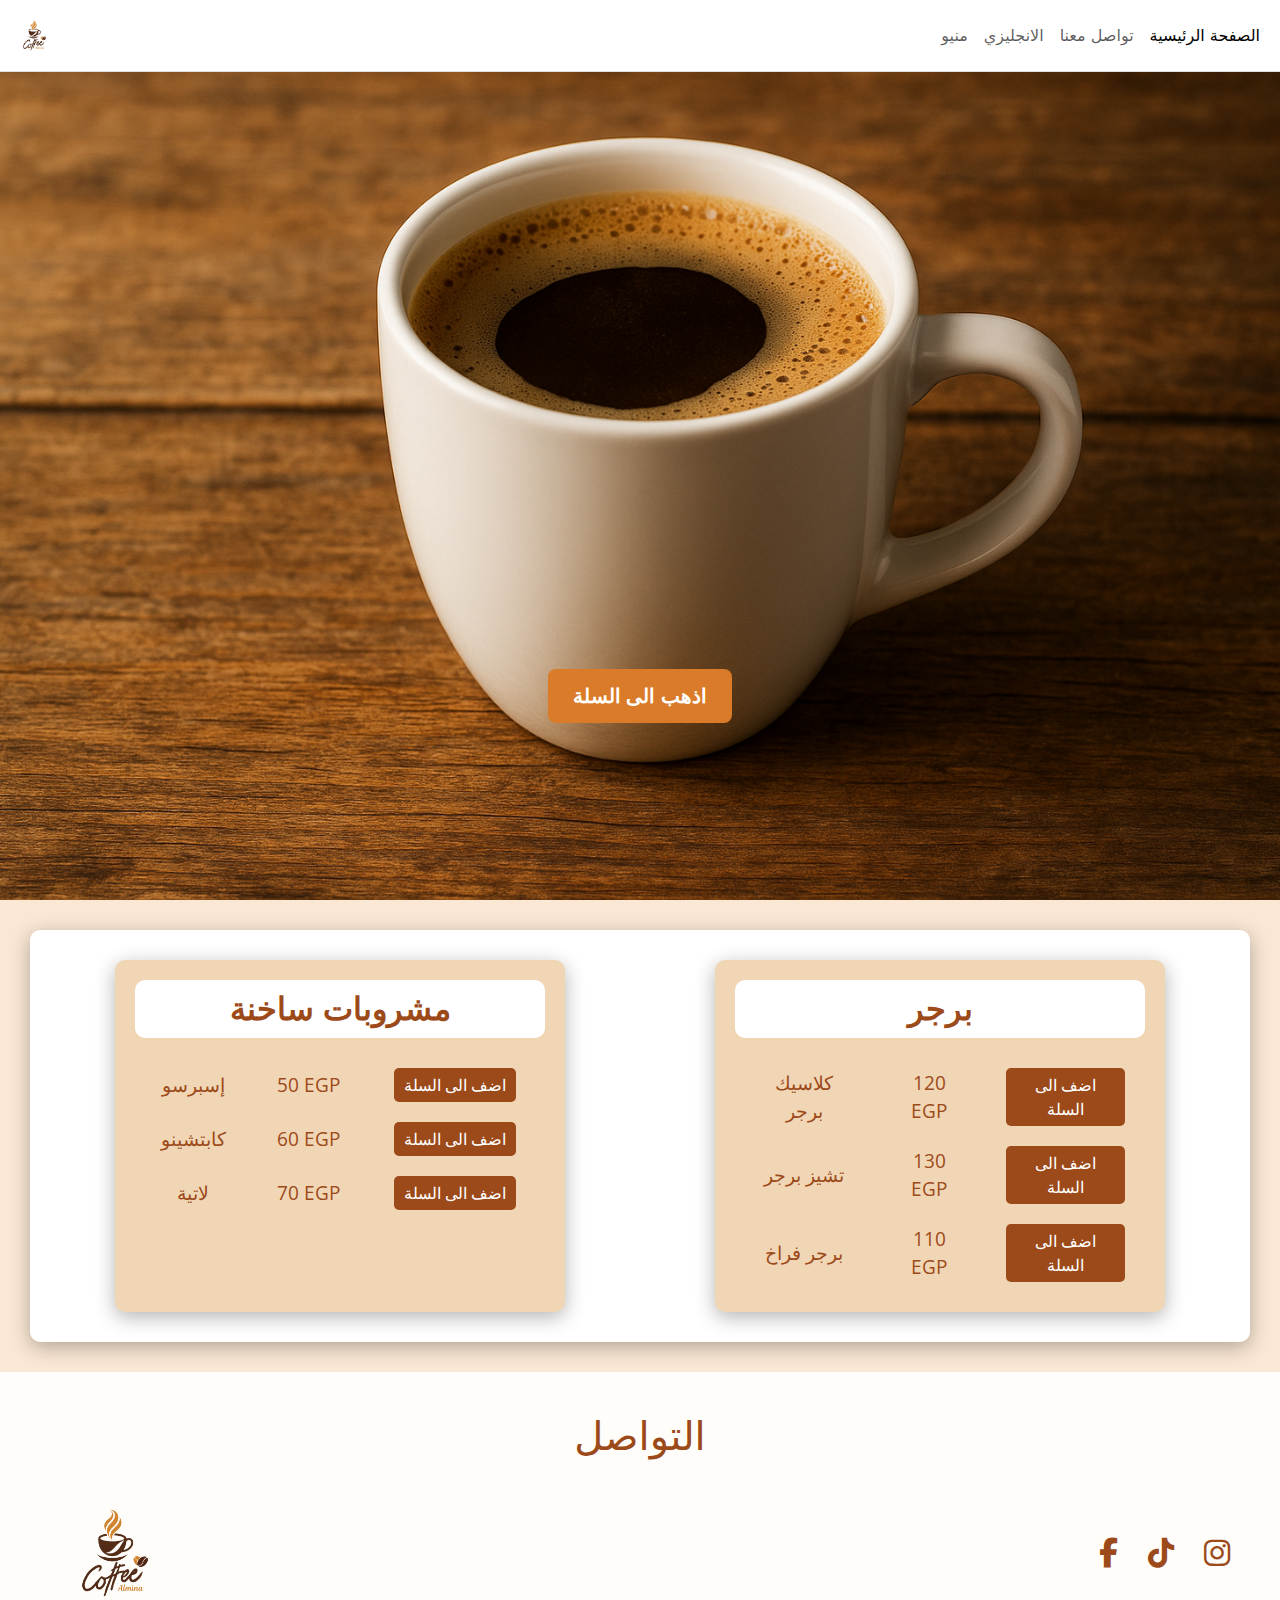
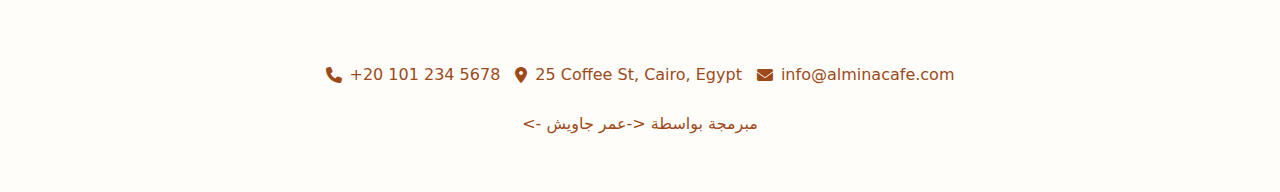
<file: index.html>
<!DOCTYPE html>
<html lang="en">

<head>
    <meta charset="UTF-8" />
    <meta name="viewport" content="width=device-width, initial-scale=1.0" />
    <title>Menu</title>

    <!-- Font + Icons -->
    <link rel="stylesheet" href="https://cdnjs.cloudflare.com/ajax/libs/font-awesome/6.5.0/css/all.min.css" />
    <link
        href="https://fonts.googleapis.com/css2?family=Montserrat:wght@400;600;700&family=Open+Sans:wght@400;600&display=swap"
        rel="stylesheet" />

    <!-- Bootstrap -->
    <link href="https://cdn.jsdelivr.net/npm/bootstrap@5.3.8/dist/css/bootstrap.min.css" rel="stylesheet" />

    <!-- Custom CSS -->
    <link rel="stylesheet" href="style/main.css" />

    <style>
        td {
            font-size: 1.2em;
        }
        body {
            background-color: #fae8d4;
            margin: 0;
            padding: 0;

        }
        .add-to-cart {
            font-size: 1rem;
        }
            p {
        font-size: 1rem;
    }
    </style>
</head>

<body>
    <!-- NAVBAR -->
    <nav id="navbar" class="navbar fixed-top navbar-expand-lg bg-light border-bottom">
        <div class="container-fluid">
            <a class="navbar-brand" href="#">
                <img width="45px" src="images/Almina-removebg-preview.png" alt="Almina logo">
            </a>
            <button class="navbar-toggler" type="button" data-bs-toggle="collapse" data-bs-target="#navbarNav">
                <span class="navbar-toggler-icon"></span>
            </button>
            <div class="collapse navbar-collapse justify-content-end" id="navbarNav">
                <ul class="navbar-nav">
                    <li class="nav-item"><a class="nav-link" href="#M">منيو</a></li>
                    <li class="nav-item"><a class="nav-link" href="Html/index-eng.html">الانجليزي</a></li>
                    <li class="nav-item"><a class="nav-link" href="#Contact">تواصل معنا</a></li>
                    <li class="nav-item"><a class="nav-link active" href="#">الصفحة الرئيسية</a></li>
                </ul>
            </div>
        </div>
    </nav>

    <!-- HERO IMAGE -->
    <div class="mainimg">
        <div class="btn">
            <a class="link" href="Html/cart-ar.html" >اذهب الى السلة</a>
        </div>
    </div>

    <!-- MENU SECTION -->
    <div id="M" class="menu">
        <div class="sec">
            <div class="box">
                <div class="header">
                    <h1>مشروبات ساخنة</h1>
                </div>
                <div class="product">
                    <table>
                        <tr>
                            <td>إسبرسو</td>
                            <td>50 EGP</td>
                            <td><button class="add-to-cart" data-name="Espresso" data-price="50">اضف الى السلة</button>
                            </td>
                        </tr>

                        <tr>
                            <td>كابتشينو</td>
                            <td>60 EGP</td>
                            <td><button class="add-to-cart" data-name="Cappuccino" data-price="50">اضف الى
                                    السلة</button>
                            </td>
                        </tr>
                        <tr>
                            <td>لاتية</td>
                            <td>70 EGP</td>
                            <td><button class="add-to-cart" data-name="Latte" data-price="50">اضف الى السلة</button>
                            </td>
                        </tr>
                    </table>
                </div>
            </div>
        </div>

        <div class="sec">
            <div class="box">
                <div class="header">
                    <h1>برجر</h1>
                </div>
                <div class="product">
                    <table>
                        <tr>
                            <td>كلاسيك برجر</td>
                            <td>120 EGP</td>
                            <td><button class="add-to-cart" data-name="Classic Burger" data-price="50">اضف الى
                                    السلة</button></td>
                        </tr>
                        <tr>
                            <td>تشيز برجر</td>
                            <td>130 EGP</td>
                            <td><button class="add-to-cart" data-name="Cheese Burger" data-price="50">اضف الى
                                    السلة</button></td>
                        </tr>
                        <tr>
                            <td>برجر فراخ</td>
                            <td>110 EGP</td>
                            <td><button class="add-to-cart" data-name="Chicken Burger" data-price="50">اضف الى
                                    السلة</button></td>
                        </tr>
                    </table>
                </div>
            </div>
        </div>
    </div>


    <!-- FOOTER -->
    <footer>
        <div class="Contact" id="Contact">
            <div class="con">
                <div class="FH">
                    <h1>التواصل</h1>
                </div>
                <div class="footer-content">
                    <div class="logo">
                        <a href="#"><img class="log" src="images/Almina-removebg-preview.png" alt=""></a>
                    </div>
                    <div class="social-icons">
                        <a href="https://facebook.com" target="_blank" class="icon"><i
                                class="fab fa-facebook-f"></i></a>
                        <a href="https://tiktok.com" target="_blank" class="icon"><i class="fab fa-tiktok"></i></a>
                        <a href="https://instagram.com" target="_blank" class="icon"><i
                                class="fab fa-instagram"></i></a>
                    </div>
                </div>
                <div class="contact-info">
                    <p><i class="fas fa-phone"></i> +20 101 234 5678</p>
                    <p><i class="fas fa-map-marker-alt"></i> 25 Coffee St, Cairo, Egypt</p>
                    <p><i class="fas fa-envelope"></i> <a href="mailto:info@alminacafe.com">info@alminacafe.com</a></p>
                </div>
            </div>
            <div class="dev">
                <p>
                    <-
مبرمجة بواسطة <-عمر جاويش                </p>
            </div>
        </div>
    </footer>



    <script src="js/js.js">
    </script>

    <script src="https://cdn.jsdelivr.net/npm/bootstrap@5.3.8/dist/js/bootstrap.bundle.min.js"></script>
</body>

</html>
</file>
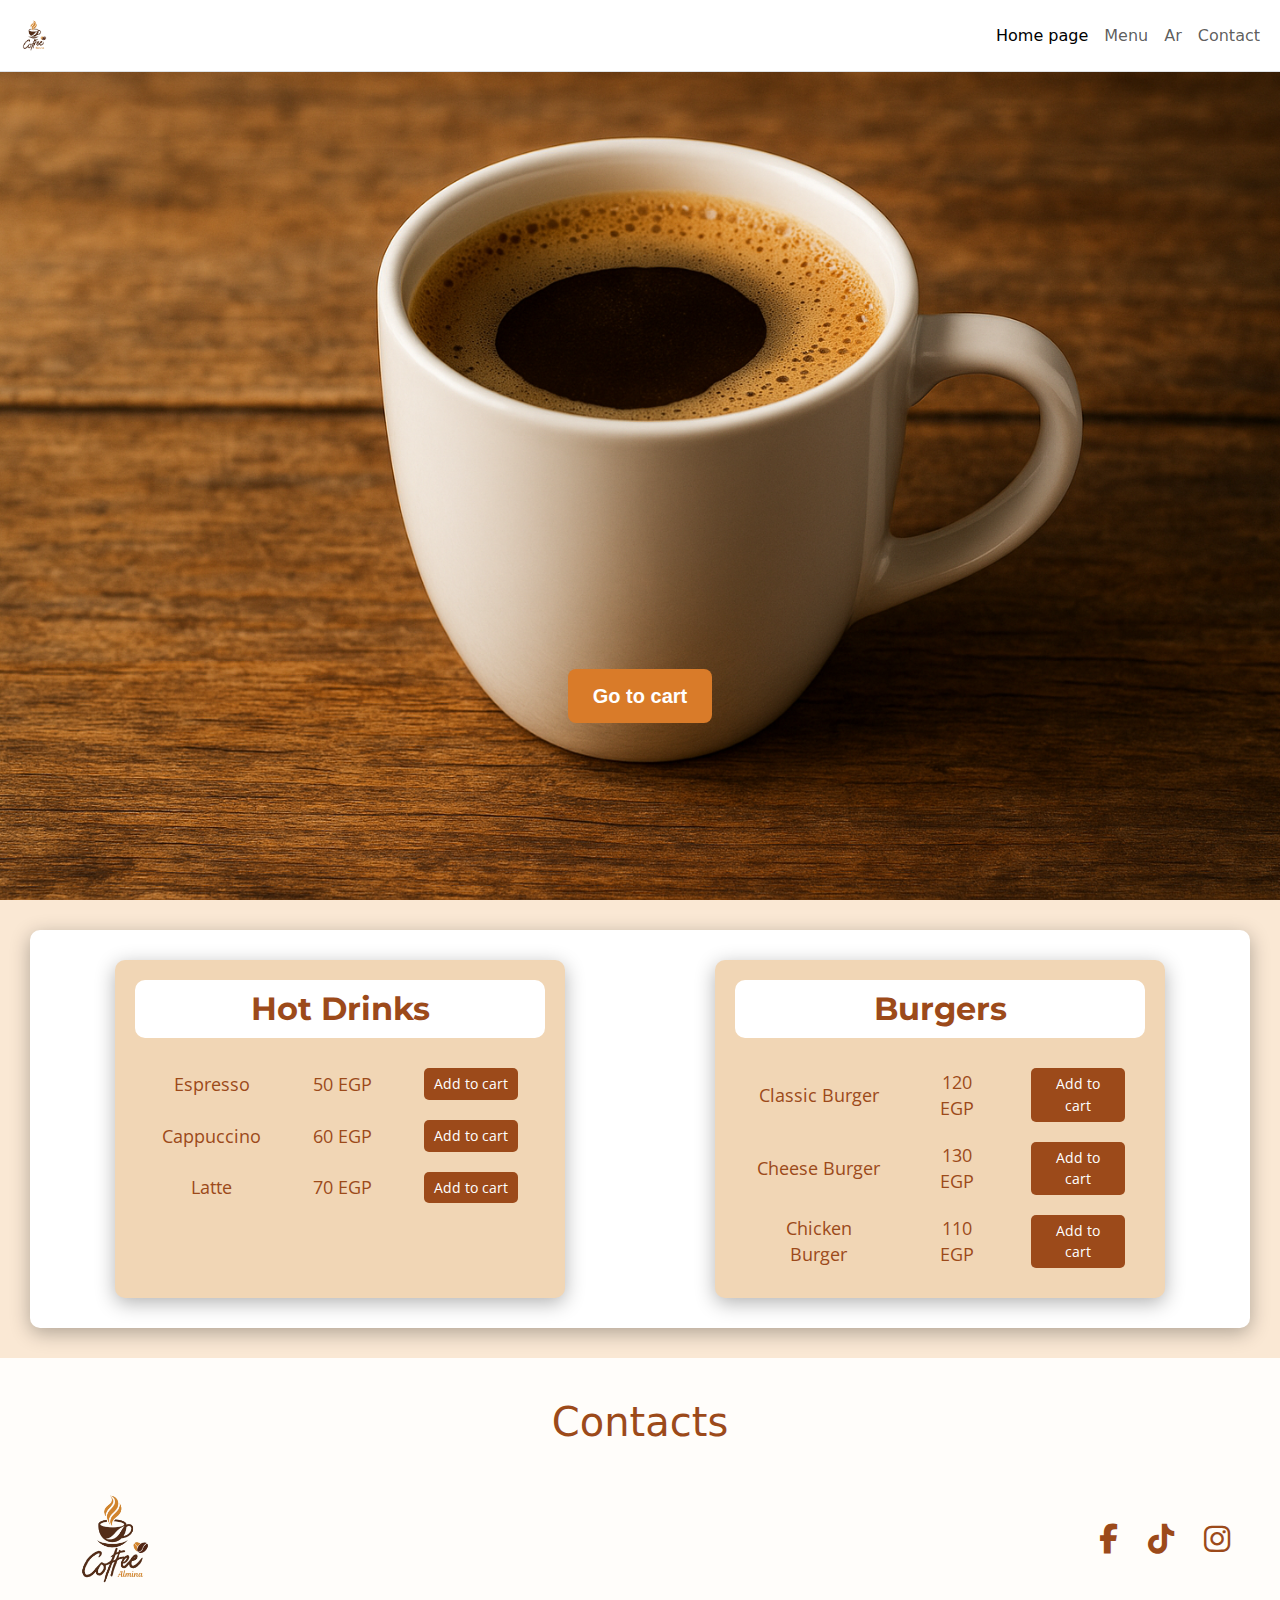
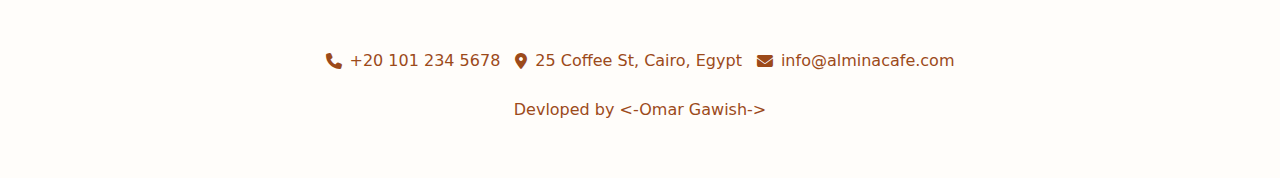
<file: Html/index-eng.html>
<!DOCTYPE html>
<html lang="en">

<head>
    <meta charset="UTF-8" />
    <meta name="viewport" content="width=device-width, initial-scale=1.0" />
    <title>Menu</title>

    <!-- Font + Icons -->
    <link rel="stylesheet" href="https://cdnjs.cloudflare.com/ajax/libs/font-awesome/6.5.0/css/all.min.css" />
    <link
        href="https://fonts.googleapis.com/css2?family=Montserrat:wght@400;600;700&family=Open+Sans:wght@400;600&display=swap"
        rel="stylesheet" />

    <!-- Bootstrap -->
    <link href="https://cdn.jsdelivr.net/npm/bootstrap@5.3.8/dist/css/bootstrap.min.css" rel="stylesheet" />

    <!-- Custom CSS -->
    <link rel="stylesheet" href="/style/main.css" />

    <style>
        body {
            background-color: #fae8d4;
            margin: 0;
            padding: 0;
        }
    </style>
</head>

<body>
    <!-- NAVBAR -->
    <nav id="navbar" class="navbar fixed-top navbar-expand-lg bg-light border-bottom">
        <div class="container-fluid">
            <a class="navbar-brand" href="#">
                <img width="45px" src="/images/Almina-removebg-preview.png" alt="Almina logo">
            </a>
            <button class="navbar-toggler" type="button" data-bs-toggle="collapse" data-bs-target="#navbarNav">
                <span class="navbar-toggler-icon"></span>
            </button>
            <div class="collapse navbar-collapse justify-content-end" id="navbarNav">
                <ul class="navbar-nav">
                    <li class="nav-item"><a class="nav-link active" href="#">Home page</a></li>
                    <li class="nav-item"><a class="nav-link" href="#M">Menu</a></li>
                    <li class="nav-item"><a class="nav-link" href="../index.html">Ar</a></li>
                    <li class="nav-item"><a class="nav-link" href="#Contact">Contact</a></li>
                </ul>
            </div>
        </div>
    </nav>

    <!-- HERO IMAGE -->
    <div class="mainimg">
        <div class="btn">
            <a class="link" href="/Html/cart.html">Go to cart</a>
        </div>
    </div>

    <!-- MENU SECTION -->
    <div id="M" class="menu">
        <div class="sec">
            <div class="box">
                <div class="header">
                    <h1>Hot Drinks</h1>
                </div>
                <div class="product">
                    <table>
                        <tr>
                            <td>Espresso</td>
                            <td>50 EGP</td>
                            <td><button class="add-to-cart" data-name="Espresso" data-price="50">Add to cart</button>
                            </td>
                        </tr>

                        <tr>
                            <td>Cappuccino</td>
                            <td>60 EGP</td>
                            <td><button class="add-to-cart" data-name="Cappuccino" data-price="50">Add to cart</button>
                            </td>
                        </tr>
                        <tr>
                            <td>Latte</td>
                            <td>70 EGP</td>
                            <td><button class="add-to-cart" data-name="Latte" data-price="50">Add to cart</button></td>
                        </tr>
                    </table>
                </div>
            </div>
        </div>

        <div class="sec">
            <div class="box">
                <div class="header">
                    <h1>Burgers</h1>
                </div>
                <div class="product">
                    <table>
                        <tr>
                            <td>Classic Burger</td>
                            <td>120 EGP</td>
                            <td><button class="add-to-cart" data-name="Classic Burger" data-price="50">Add to cart</button></td>
                        </tr>
                        <tr>
                            <td>Cheese Burger</td>
                            <td>130 EGP</td>
                            <td><button class="add-to-cart" data-name="Cheese Burger" data-price="50">Add to cart</button></td>
                        </tr>
                        <tr>
                            <td>Chicken Burger</td>
                            <td>110 EGP</td>
                            <td><button class="add-to-cart" data-name="Chicken Burger" data-price="50">Add to cart</button></td>
                        </tr>
                    </table>
                </div>
            </div>
        </div>
    </div>


    <!-- FOOTER -->
    <footer>
        <div class="Contact" id="Contact">
            <div class="con">
                <div class="FH">
                    <h1>Contacts</h1>
                </div>
                <div class="footer-content">
                    <div class="logo">
                        <a href="#"><img class="log" src="/images/Almina-removebg-preview.png" alt=""></a>
                    </div>
                    <div class="social-icons">
                        <a href="https://facebook.com" target="_blank" class="icon"><i
                                class="fab fa-facebook-f"></i></a>
                        <a href="https://tiktok.com" target="_blank" class="icon"><i class="fab fa-tiktok"></i></a>
                        <a href="https://instagram.com" target="_blank" class="icon"><i
                                class="fab fa-instagram"></i></a>
                    </div>
                </div>
                <div class="contact-info">
                    <p><i class="fas fa-phone"></i> +20 101 234 5678</p>
                    <p><i class="fas fa-map-marker-alt"></i> 25 Coffee St, Cairo, Egypt</p>
                    <p><i class="fas fa-envelope"></i> <a href="mailto:info@alminacafe.com">info@alminacafe.com</a></p>
                </div>
            </div>
            <div class="dev">
                <p>
                    Devloped by <-Omar Gawish->
                </p>
            </div>
        </div>
    </footer>



    <script src="/js/js.js">
    </script>

    <script src="https://cdn.jsdelivr.net/npm/bootstrap@5.3.8/dist/js/bootstrap.bundle.min.js"></script>
</body>

</html>
</file>
<file: style/main.css>
:root {
    --font-heading: "Montserrat", sans-serif;
    --font-body: "Open Sans", sans-serif;
    --main-color: #9c4a1a;
    --accent: #f1d6b5;
}

/* Navbar */
#navbar {
    background-color: #fff !important;
    border-bottom: 2px solid var(--accent);
}

/* Button */
.btn {
    width: 100%;
    text-align: center;
    margin-top: 100px;
}
.bttn {
    justify-content: center;
    margin: 20px;
    position: relative;
    text-align: center;
}
.link {
    display: inline-block;
    padding: 12px 25px;
    background-color: #d97b29;
    color: #fff;
    text-decoration: none;
    font-weight: 600;
    border-radius: 8px;
    transition: all 0.3s ease;
    font-family: "Poppins", sans-serif;
    font-size: 1.25rem;
}

.link:hover {
    background-color: #b05c1d;
    box-shadow: 0 4px 10px rgba(156, 74, 26, 0.3);
    transform: scale(1.1);
}

/* Main image */
.mainimg {
    background-image: url('../images/ChatGPT Image 30 أكتوبر 2025، 02_29_05 م.png');
    background-size: cover;
    background-position: center;
    height: 100vh;
    position: relative;
    display: flex;
    align-items: flex-end;
    justify-content: center;
    padding-bottom: 170px;
}

/* Menu section */
.menu {
    padding: 30px 20px 30px 20px;
    display: flex;
    flex-wrap: wrap;
    justify-content: center;
    gap: 20px;
    margin: 30px;
    background-color: #fff;
    border-radius: 10px;
    box-shadow: 0 5px 20px rgba(0, 0, 0, 0.3);
}

.sec {
    flex: 1 1 300px;
    display: flex;
    justify-content: center;
}

.box {
    display: flex;
    flex-direction: column;
    background-color: var(--accent);
    border-radius: 10px;
    padding: 20px;
    width: 100%;
    max-width: 450px;
    box-shadow: 0 5px 20px rgba(0, 0, 0, 0.3);
    transition: transform 0.3s ease-in-out;
}

.box:hover {
    transform: scale(1.05);
}

/* Header text */
.header {
    text-align: center;
    background-color: #fff;
    color: var(--main-color);
    padding: 10px 5px;
    border-radius: 10px;
    font-family: var(--font-heading);
    margin-bottom: 20px;
}

.header h1 {
    font-size: 2rem;
    font-weight: 700;
    margin: 0;
}

/* Table styling */
table {
    width: 100%;
    border-collapse: collapse;
}

td {
    color: var(--main-color);
    padding: 10px 20px;
    text-align: center;
    font-size: 1.1rem;
    font-family: var(--font-body);
}

/* Footer */
.Contact {
    background-color: #fffdfa;
    color: var(--main-color);
    padding: 40px;
}

.FH {
    text-align: center;
}

.log {
    width: 130px;
}

.footer-content {
    display: flex;
    justify-content: space-between;
    align-items: center;
    flex-wrap: wrap;
    gap: 20px;
    padding: 20px 10px;
}

.social-icons {
    display: flex;
    gap: 30px;
}

.social-icons a {
    color: var(--main-color);
    font-size: 30px;
}
.icon {
    transition: transform 0.3s ease-in-out;
}
.icon:hover {
    transform: scale(1.2);
}

.contact-info {
    display: flex;
    justify-content: center;
    flex-wrap: wrap;
    gap: 15px;
    text-align: center;
    margin-top: 20px;
}

.contact-info p {
    margin: 5px 0;
    font-size: 1rem;
    display: flex;
    align-items: center;
    gap: 8px;
}

.contact-info a {
    text-decoration: none;
    color: var(--main-color);
}

/* Responsive Adjustments */
@media (max-width: 992px) {
    .mainimg {
        height: 70vh;
        padding-bottom: 100px;
    }
}

@media (max-width: 768px) {
    .header h1 {
        font-size: 1.5rem;
    }

    .link {
        font-size: 1rem;
        padding: 10px 20px;
    }

    .menu {
        margin: 20px;
    }

    td {
        font-size: 1rem;
        padding: 8px;
    }
}

@media (max-width: 480px) {
    .mainimg {
        height: 60vh;
    }

    .footer-content {
        flex-direction: column;
        text-align: center;
    }

    .social-icons {
        justify-content: center;
    }

    .contact-info {
        flex-direction: column;
        font-size: 0.9rem;
    }
}


.add-to-cart{
    background-color: #9c4a1a;
    color: white;
    border: none;
    padding: 5px 10px;
    border-radius: 5px;
    cursor: pointer;
    font-size: 0.9rem;
    transition: 0.2s;
}
.add-to-cart:hover {
background-color: #b05c1d;
}








.dev {
    text-align: center;
    margin-top: 20px;
}
</file>
